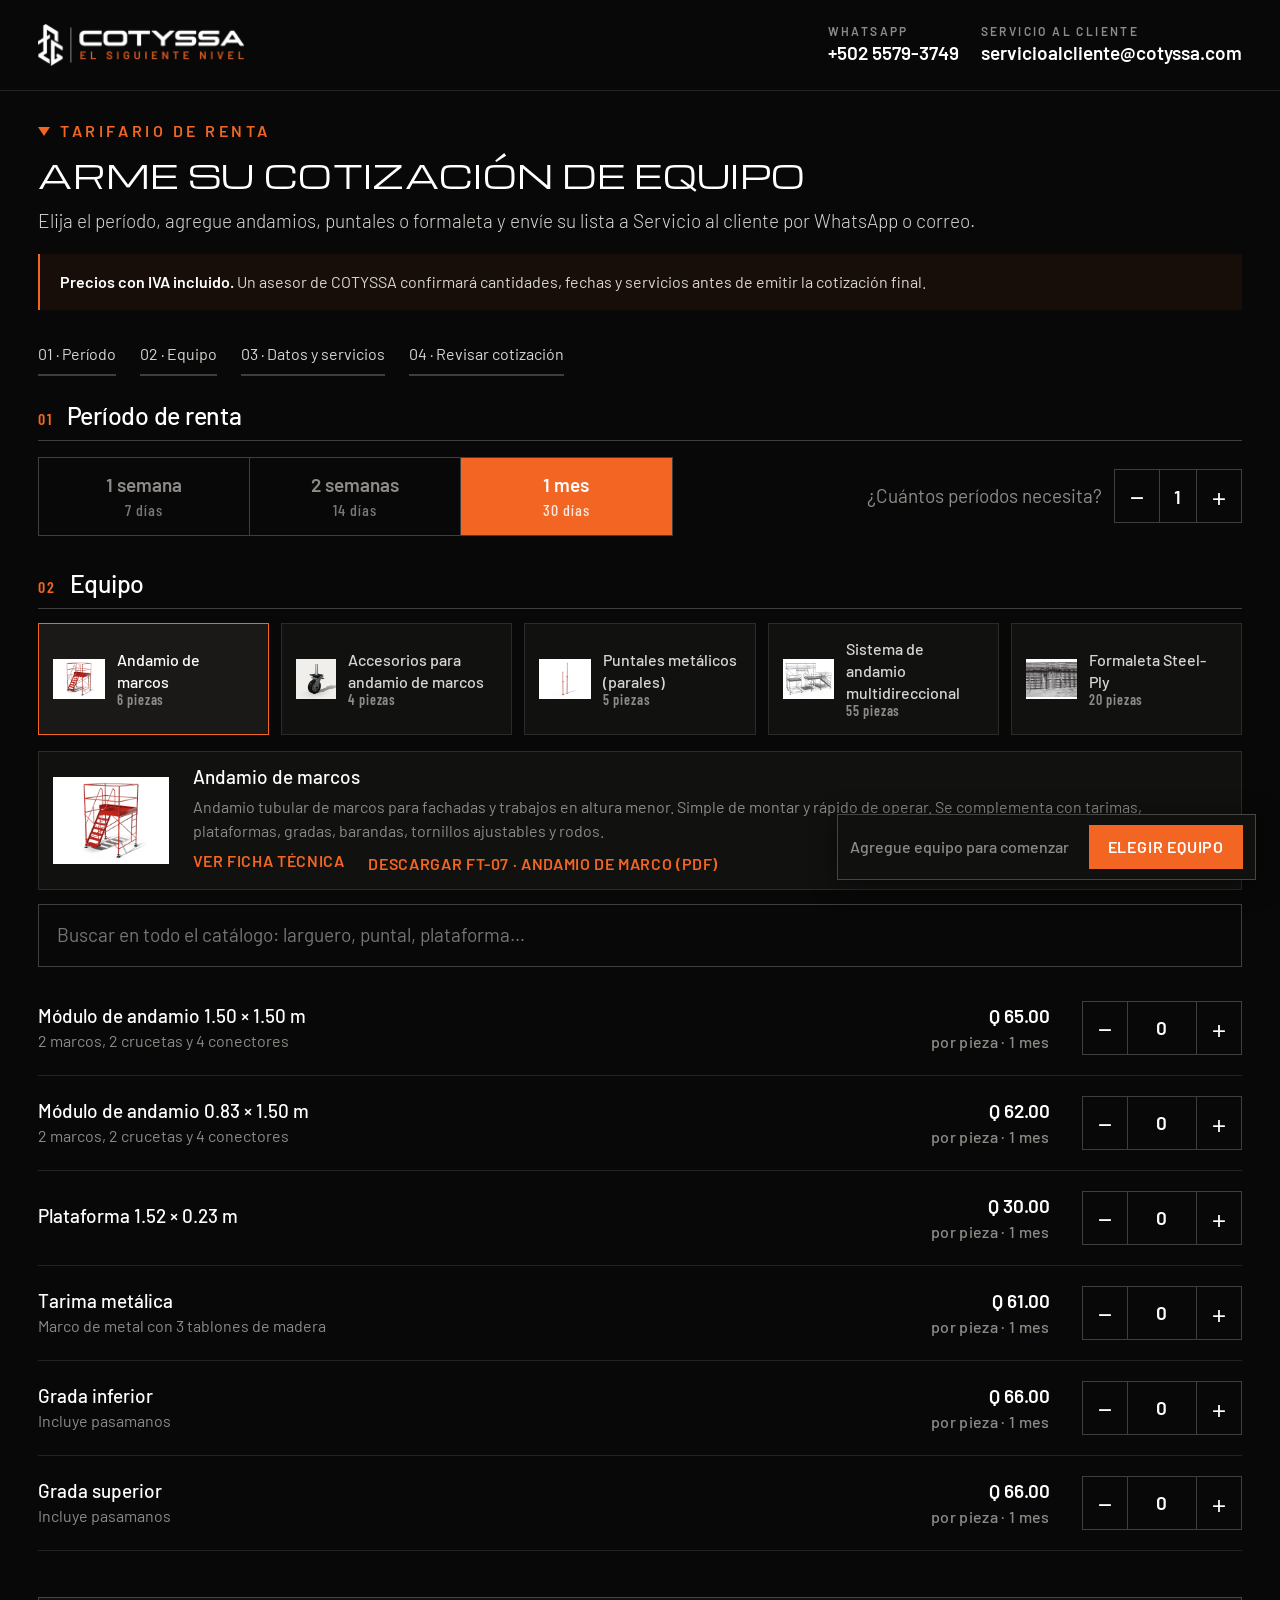
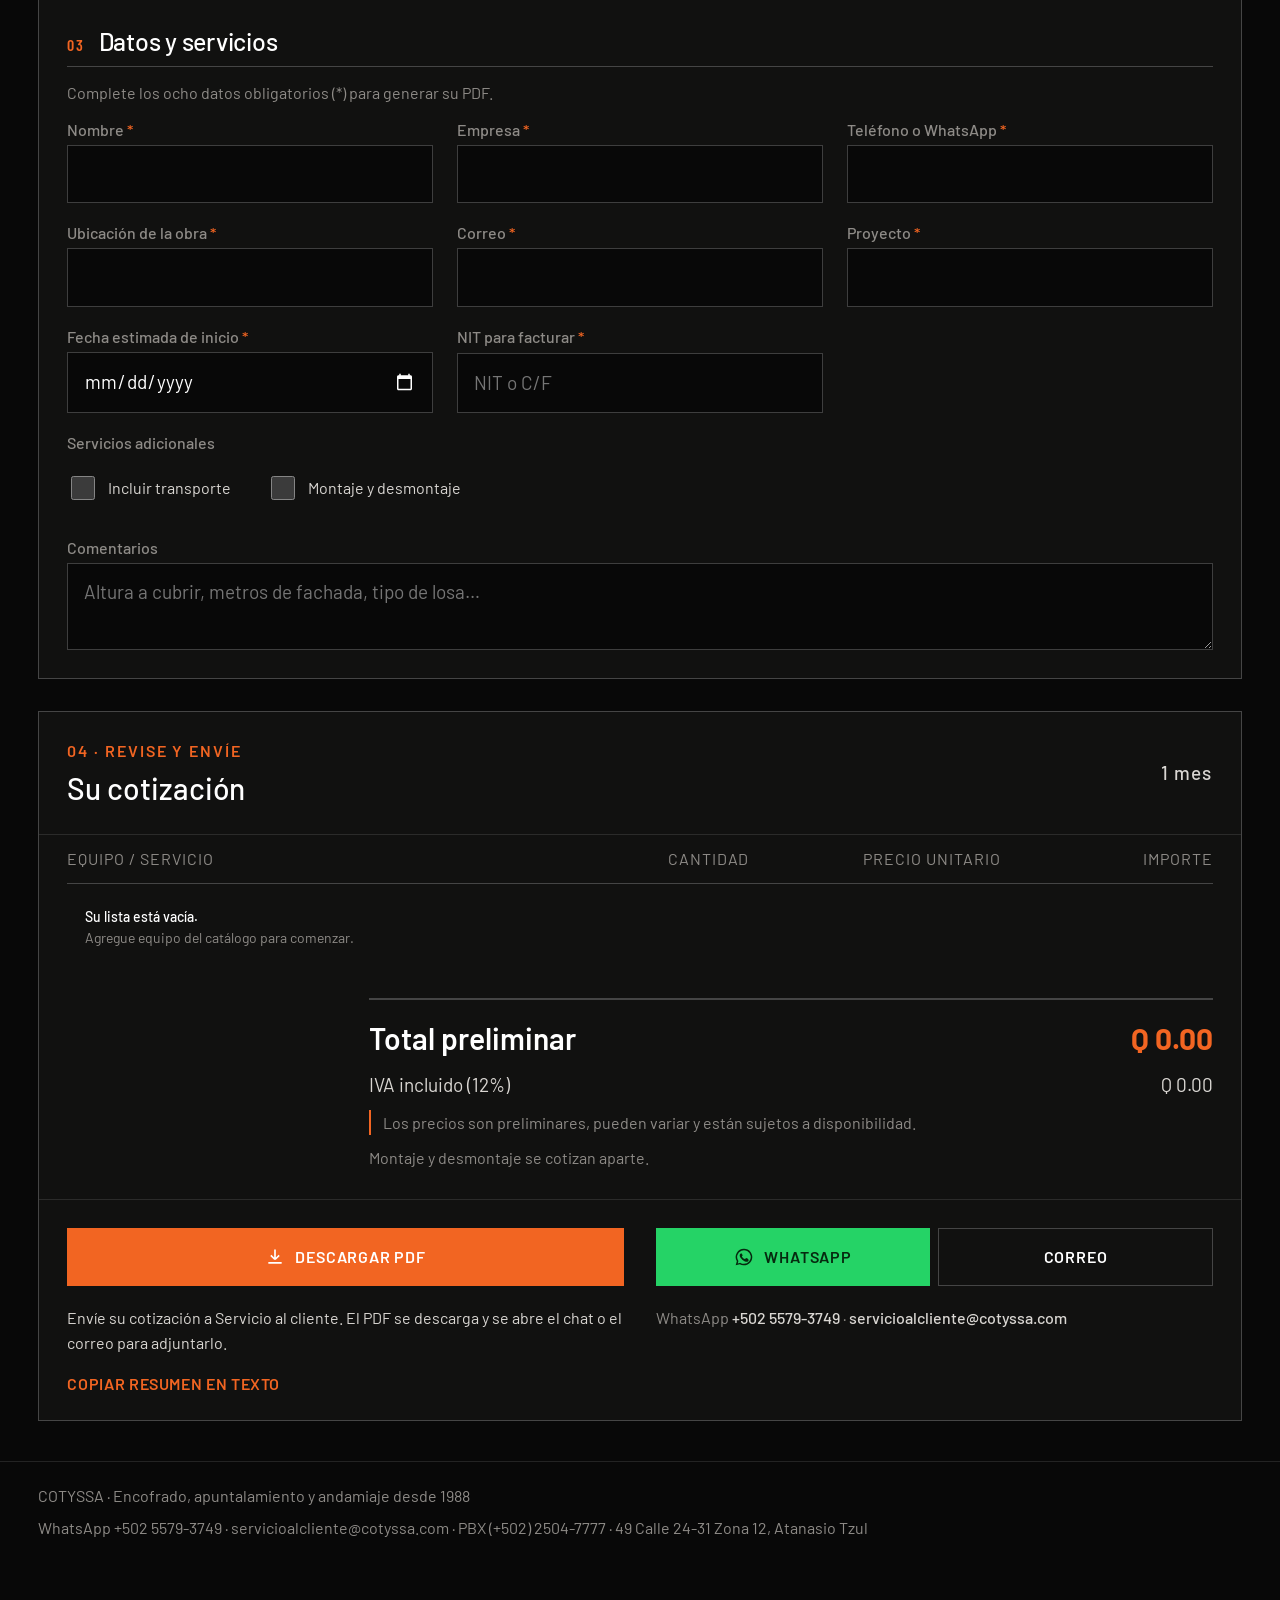
<file: index.html>
<!doctype html>
<html lang="es">
<head>
<meta charset="utf-8">
<meta name="viewport" content="width=device-width,initial-scale=1,viewport-fit=cover">
<title>Tarifario COTYSSA</title>
<meta name="description" content="Calcule el costo referencial de renta de andamios, puntales y formaleta COTYSSA y envíe su cotización a Servicio al cliente.">
<link rel="preconnect" href="https://fonts.googleapis.com">
<link rel="preconnect" href="https://fonts.gstatic.com" crossorigin>
<link rel="stylesheet" href="https://fonts.googleapis.com/css2?family=Michroma&family=Barlow:wght@300;400;500;600&family=Barlow+Condensed:wght@500;600&display=swap">
<link rel="stylesheet" href="tarifario.css?v=datos-obligatorios-20261110">
</head>
<body>
<header class="top"><div class="wrap">
  <img src="logo-cotyssa-oscuro.png" alt="COTYSSA · El siguiente nivel">
  <nav class="ct" aria-label="Contacto">
    <a data-c="wa-link" href="#" target="_blank" rel="noopener"><small>WhatsApp</small><span data-c="wa-txt"></span></a>
    <a class="em" data-c="mail-link" href="#"><small>Servicio al cliente</small><span data-c="mail"></span></a>
  </nav>
</div></header>

<main>
  <section class="hero"><div class="wrap">
    <div class="eb">Tarifario de renta</div>
    <h1>Arme su cotización de equipo</h1>
    <p>Elija el período, agregue andamios, puntales o formaleta y envíe su lista a Servicio al cliente por WhatsApp o correo.</p>
    <div class="aviso"><b>Precios con IVA incluido.</b> Un asesor de COTYSSA confirmará cantidades, fechas y servicios antes de emitir la cotización final.</div>
    <nav class="flow" aria-label="Pasos de la cotización"><a href="#s1">01 · Período</a><a href="#s2">02 · Equipo</a><a href="#datos">03 · Datos y servicios</a><a href="#resumen">04 · Revisar cotización</a></nav>
  </div></section>

  <div class="wrap grid">
    <div class="builder">
      <section class="step" aria-labelledby="s1">
        <div class="sh"><b>01</b><h2 id="s1">Período de renta</h2></div>
        <div class="seg" id="perSeg" role="group" aria-label="Período">
          <button type="button" data-v="0">1 semana<small>7 días</small></button>
          <button type="button" data-v="1">2 semanas<small>14 días</small></button>
          <button type="button" data-v="2">1 mes<small>30 días</small></button>
        </div>
        <div class="np"><span>¿Cuántos períodos necesita?</span><div class="qt" style="width:128px"><button type="button" id="npMinus" aria-label="Menos">−</button><input type="number" id="nper" min="1" step="1" inputmode="numeric" aria-label="Cantidad de períodos"><button type="button" id="npPlus" aria-label="Más">+</button></div></div>
      </section>

      <section class="step" aria-labelledby="s2">
        <div class="sh"><b>02</b><h2 id="s2">Equipo</h2></div>
        <div class="sys" id="sysTabs" role="group" aria-label="Sistema"></div>
        <div id="sysInfo"></div>
        <input class="srch" type="search" id="q" placeholder="Buscar en todo el catálogo: larguero, puntal, plataforma…" aria-label="Buscar equipo">
        <div class="list" id="list"></div>
        <div id="suggestions"></div>
      </section>

      <section class="step" aria-labelledby="s3" id="datos">
        <div class="sh"><b>03</b><h2 id="s3">Datos y servicios</h2></div>
        <p class="msg">Complete los ocho datos obligatorios (*) para generar su PDF.</p>
        <p id="clientValidation" class="validation-summary" role="alert" hidden></p>
        <div class="fg">
          <label class="f"><span>Nombre <i>*</i></span><input type="text" id="c_nombre" autocomplete="name" required aria-describedby="error_nombre"><small class="field-error" id="error_nombre" hidden></small></label>
          <label class="f"><span>Empresa <i>*</i></span><input type="text" id="c_empresa" autocomplete="organization" required aria-describedby="error_empresa"><small class="field-error" id="error_empresa" hidden></small></label>
          <label class="f"><span>Teléfono o WhatsApp <i>*</i></span><input type="tel" id="c_tel" autocomplete="tel" inputmode="tel" required aria-describedby="error_tel"><small class="field-error" id="error_tel" hidden></small></label>
          <label class="f"><span>Ubicación de la obra <i>*</i></span><input type="text" id="c_ubic" required aria-describedby="error_ubic"><small class="field-error" id="error_ubic" hidden></small></label>
          
          <label class="f"><span>Correo <i>*</i></span><input type="email" id="c_email" autocomplete="email" required aria-describedby="error_email"><small class="field-error" id="error_email" hidden></small></label>
          <label class="f"><span>Proyecto <i>*</i></span><input type="text" id="c_proyecto" required aria-describedby="error_proyecto"><small class="field-error" id="error_proyecto" hidden></small></label>
          <label class="f"><span>Fecha estimada de inicio <i>*</i></span><input type="date" id="c_inicio" required aria-describedby="error_inicio"><small class="field-error" id="error_inicio" hidden></small></label>
          <label class="f"><span>NIT para facturar <i>*</i></span><input type="text" id="c_nit" placeholder="NIT o C/F" required aria-describedby="error_nit"><small class="field-error" id="error_nit" hidden></small></label>
          <div class="f w"><span>Servicios adicionales</span>
            <div class="yn"><label class="chk"><input type="checkbox" id="c_flete"> Incluir transporte</label><label class="chk"><input type="checkbox" id="c_montaje"> Montaje y desmontaje</label></div></div>
          <div class="f w freight-box" id="fleteFields" hidden>
            <h3>Flete preliminar</h3>
            <p class="msg">Usamos automáticamente el equipo y las cantidades de su lista. Planta: 49 Calle 24-31, zona 12.</p>
            <div class="fg">
              <label class="f"><span>Servicio</span><select id="fleteServicio"><option value="ambos">Entrega y retiro</option><option value="entrega">Solo entrega</option><option value="retiro">Solo retiro</option></select></label>
              <label class="f"><span>Distancia de ida desde planta (km)</span><input id="fleteKm" type="number" min="0.1" max="2000" step="0.1" inputmode="decimal" placeholder="Ej. 20"></label>
            </div>
            <p class="msg">Consulte los kilómetros de la ruta vial en su mapa. Hasta 30 km se conserva la tarifa base; el excedente considera ida y regreso. Cada servicio incluye el regreso del camión a planta. Estimación para jornada ordinaria; condiciones especiales se confirman con un asesor.</p>
            <div id="fleteResultado" role="status" aria-live="polite"></div>
            
          </div>
          <label class="f w"><span>Comentarios</span><textarea id="c_coment" placeholder="Altura a cubrir, metros de fachada, tipo de losa…"></textarea></label>
        </div>
      </section>
    </div>

    <aside class="sum" id="resumen" aria-labelledby="sumT">
      <div class="hd"><div><span class="eyebrow">04 · Revise y envíe</span><h2 id="sumT">Su cotización</h2></div><span id="perTxt"></span></div>
      <div class="quote-cols" aria-hidden="true"><span>Equipo / servicio</span><span>Cantidad</span><span>Precio unitario</span><span>Importe</span></div>
      <div class="its" id="sumItems"></div>
      <div class="tt" id="sumTot"></div>
      <div class="acts">
        <button class="btn or" id="bPdf" type="button"><svg viewBox="0 0 24 24" aria-hidden="true"><path fill="none" stroke="currentColor" stroke-width="2" d="M12 3v12m0 0-5-5m5 5 5-5M4 19h16"/></svg>Descargar PDF</button>
        <p class="msg lead" id="leadMsg">Envíe su cotización a Servicio al cliente. El PDF se descarga y se abre el chat o el correo para adjuntarlo.</p>
        <div class="row2">
          <a class="btn wa" id="bWa" href="#" target="_blank" rel="noopener"><svg viewBox="0 0 24 24" aria-hidden="true"><path fill="currentColor" d="M12 2a10 10 0 0 0-8.6 15.1L2 22l5-1.3A10 10 0 1 0 12 2Zm0 18.2a8.2 8.2 0 0 1-4.2-1.1l-.3-.2-3 .8.8-2.9-.2-.3A8.2 8.2 0 1 1 12 20.2Zm4.5-6.1c-.2-.1-1.5-.7-1.7-.8-.2-.1-.4-.1-.6.1l-.8 1c-.1.2-.3.2-.5.1a6.7 6.7 0 0 1-3.3-2.9c-.2-.4.2-.4.7-1.3.1-.2 0-.3 0-.4l-.8-1.8c-.2-.5-.4-.4-.6-.4h-.5a1 1 0 0 0-.7.3 3 3 0 0 0-.9 2.2 5.2 5.2 0 0 0 1.1 2.8 11.9 11.9 0 0 0 4.6 4c1.7.7 2.4.8 3.2.7.5-.1 1.5-.6 1.7-1.2.2-.6.2-1.1.2-1.2-.1-.1-.3-.2-.5-.3Z"/></svg>WhatsApp</a>
          <a class="btn" id="bMail" href="#">Correo</a>
        </div>
        <button class="btn sh" id="bShare" type="button" hidden>Compartir PDF desde el teléfono</button>
        <p class="msg" id="sendMsg">WhatsApp <b data-c="wa-txt"></b> · <b data-c="mail"></b></p>
        <button class="lnk" id="bCopy" type="button" style="justify-self:start;margin:0">Copiar resumen en texto</button>
      </div>
    </aside>
  </div>
</main>

<footer><div class="wrap"><span>COTYSSA · Encofrado, apuntalamiento y andamiaje desde 1988</span><span>WhatsApp <span data-c="wa-txt"></span> · <span data-c="mail"></span> · PBX <span data-c="pbx"></span> · <span data-c="dir"></span></span></div></footer>

<div class="bar" id="bar"><div><span id="barN">Sin equipo</span></div><a class="btn or" href="#datos" id="barGo">Continuar</a></div>

<dialog id="dlg" aria-labelledby="dlgT"><button class="dclose" type="button" id="dlgX" aria-label="Cerrar">×</button><div id="dlgB"></div></dialog>

<!-- Datos: editar precios y contactos en /data -->
<script src="config.js"></script>
<script src="catalogo.js"></script>
<script src="fichas.js"></script>
<script src="logo-pdf.js"></script>
<!-- Librería para generar el PDF -->
<script src="jspdf.umd.min.js"></script>
<script src="fletes/capacidad.js"></script>
<script src="fletes/datos.js"></script>
<script src="fletes/calculo.js?v=detalle-fletes-preliminar-20261110"></script>
<script src="tarifario.js?v=datos-obligatorios-20261110"></script>
</body>
</html>
</file>
<file: tarifario.css>
/* Tarifario COTYSSA · estilos. Colores y tipografías del Manual de Marca 2026 v1.4 */
/* Layout: catálogo por sistema a la izquierda, resumen fijo a la derecha; en teléfono, una columna con barra inferior. Una sola apariencia oscura, como cotyssa.com */
:root{
  color-scheme:dark;
  --ink:#080808; --coal:#111110; --coal2:#1A1917; --line:rgba(255,255,255,.11); --line2:rgba(255,255,255,.22);
  --steel:#D9D6D2; --mute:#8E8B87; --white:#FFFFFF; --or:#F26522; --or2:#FF7A3D;
  --ok:#5FB77A; --warn:#E8B04A; --wa:#25D366;
  --display:'Michroma','Eurostile',Arial,sans-serif;
  --text:'Barlow','Helvetica Neue',Arial,sans-serif;
  --data:'Barlow Condensed','Arial Narrow',Arial,sans-serif;
  --gut:max(16px,env(safe-area-inset-left,0px));
}
*{box-sizing:border-box}
[hidden]{display:none!important}
body{margin:0;background:var(--ink);color:var(--steel);font:16px/1.5 var(--text);-webkit-text-size-adjust:100%}
button,input,select,textarea{font:inherit;color:inherit}
::selection{background:var(--or);color:#fff}
:focus-visible{outline:2px solid var(--or);outline-offset:2px}
.wrap{max-width:1320px;margin:0 auto;padding-left:max(16px,env(safe-area-inset-left,0px));padding-right:max(16px,env(safe-area-inset-right,0px))}
h1,h2,h3,p{margin:0}

/* encabezado */
.top{border-bottom:1px solid var(--line)}
.top .wrap{display:flex;align-items:center;gap:20px;min-height:72px;padding-block:12px}
.top img{height:38px;width:auto;display:block}
.top .ct{margin-left:auto;display:flex;gap:22px;align-items:center;flex-wrap:wrap;justify-content:flex-end}
.top .ct a{font:600 16px/1 var(--data);letter-spacing:.05em;color:#fff;text-decoration:none;display:flex;flex-direction:column;gap:4px}
.top .ct a small{font:600 9.5px/1 var(--text);letter-spacing:.2em;text-transform:uppercase;color:var(--mute)}
.top .ct a:hover{color:var(--or)}
@media (max-width:640px){.top .ct a.em{display:none}.top img{height:30px}.hero p{display:none}.hero{padding-block:22px 14px}}

.hero{padding-block:clamp(28px,5vw,56px) clamp(20px,3vw,32px)}
.hero .eb{font:600 12px/1 var(--text);letter-spacing:.22em;text-transform:uppercase;color:var(--or);display:flex;align-items:center;gap:10px}
.hero .eb::before{content:"";border-left:6px solid transparent;border-right:6px solid transparent;border-top:9px solid currentColor}
.hero h1{font:400 clamp(26px,4.4vw,52px)/1.08 var(--display);text-transform:uppercase;color:#fff;margin-top:16px;letter-spacing:.01em;text-wrap:balance}
.hero p{margin-top:16px;max-width:62ch;font-weight:300;font-size:clamp(16px,1.4vw,19px);color:var(--steel)}
.aviso{margin-top:22px;border-left:2px solid var(--or);padding:12px 16px;background:rgba(242,101,34,.07);font-size:14.5px;line-height:1.5;max-width:880px}
.aviso b{color:#fff;font-weight:600}
.mk{display:flex;align-items:center;gap:12px;margin-top:26px;font:600 12px/1 var(--data);letter-spacing:.14em;color:var(--or)}
.mk i{flex:1;height:1px;background:repeating-linear-gradient(90deg,var(--or) 0 12px,transparent 12px 20px)}

/* rejilla */
.grid{display:grid;grid-template-columns:minmax(0,1fr) 400px;gap:32px;align-items:start;padding-bottom:120px}
@media (max-width:1000px){.grid{grid-template-columns:minmax(0,1fr)}}
.step{display:grid;gap:14px;margin-bottom:34px;min-width:0}
.sh{display:flex;align-items:baseline;gap:14px;border-bottom:1px solid var(--line2);padding-bottom:10px}
.sh b{font:600 14px/1 var(--data);color:var(--or);letter-spacing:.1em}
.sh h2{font:500 clamp(19px,1.8vw,23px)/1.2 var(--text);color:#fff;letter-spacing:-.01em}

.seg{display:grid;grid-template-columns:repeat(3,minmax(0,1fr));border:1px solid var(--line2)}
.seg button{background:none;border:0;border-right:1px solid var(--line2);padding:14px 8px;font:600 14px/1.2 var(--text);color:var(--mute);cursor:pointer}
.seg button:last-child{border-right:0}
.seg button small{display:block;font:500 12px/1.2 var(--data);letter-spacing:.06em;margin-top:4px;opacity:.85}
.seg button[aria-pressed=true]{background:var(--or);color:#fff}
.seg button.off{opacity:.35;cursor:not-allowed}
.np{display:flex;align-items:center;gap:12px;flex-wrap:wrap;font-size:14.5px;color:var(--mute)}

/* sistemas */
.sys{display:flex;gap:8px;overflow-x:auto;scrollbar-width:none;padding-bottom:2px}
.sys button{flex:none;display:flex;align-items:center;gap:10px;background:var(--coal);border:1px solid var(--line);padding:8px 14px 8px 8px;cursor:pointer;color:var(--steel);text-align:left}
.sys button img{width:44px;height:34px;object-fit:contain;background:#fff;display:block}
.sys button span{font:500 14px/1.2 var(--text)}
.sys button span small{display:block;font:600 11px/1.2 var(--data);color:var(--mute);letter-spacing:.06em}
.sys button[aria-pressed=true]{border-color:var(--or);background:var(--coal2);color:#fff}
.sysinfo{display:grid;grid-template-columns:200px minmax(0,1fr);gap:18px;background:var(--coal);border:1px solid var(--line);padding:14px}
.sysinfo .ph{background:#fff;display:grid;place-items:center;aspect-ratio:4/3;max-width:100%;overflow:hidden}
.sysinfo .ph img{width:100%;height:100%;object-fit:contain;display:block}
.sysinfo h3{font:500 18px/1.2 var(--text);color:#fff}
.sysinfo p{font-size:14px;color:var(--mute);margin-top:6px;line-height:1.5}
.lnk{background:none;border:0;padding:0;margin-top:10px;color:var(--or);font:600 12px/1 var(--text);letter-spacing:.16em;text-transform:uppercase;cursor:pointer}
.lnk:hover{color:var(--or2)}
a.lnk{text-decoration:none;display:inline-block;line-height:1.4}
.lks{display:flex;flex-direction:column;align-items:flex-start;gap:0}
@media (max-width:560px){.sysinfo{grid-template-columns:96px minmax(0,1fr)}.sysinfo p{display:none}}
.srch{width:100%;background:var(--ink);border:1px solid var(--line2);padding:12px 14px;color:#fff;border-radius:0}
.srch:focus{border-color:var(--or);outline:none}

.list{display:grid}
.pr{display:grid;grid-template-columns:minmax(0,1fr) auto 128px;gap:14px;align-items:center;padding:12px 0;border-bottom:1px solid var(--line)}
.pr .nm{min-width:0}
.pr .nm b{display:block;color:#fff;font-weight:500;font-size:15.5px;line-height:1.3}
.pr .nm small{display:block;color:var(--mute);font-size:13px;line-height:1.35;margin-top:2px}
.pr .pc{text-align:right;font:600 17px/1 var(--data);color:#fff;letter-spacing:.03em;font-variant-numeric:tabular-nums;white-space:nowrap}
.pr .pc small{display:block;font:500 11px/1.2 var(--text);color:var(--mute);letter-spacing:.02em;margin-top:3px}
.pr .pc.cq{color:var(--warn);font-size:14px}
.pr.on .nm b{color:var(--or)}
.tag{display:inline-block;font:600 9.5px/1 var(--text);letter-spacing:.16em;text-transform:uppercase;color:var(--or);border:1px solid var(--or);padding:3px 5px;margin-left:6px;vertical-align:2px}
@media (max-width:520px){.pr{grid-template-columns:minmax(0,1fr) 112px;row-gap:8px}.pr .pc{grid-column:1;grid-row:2;text-align:left;display:flex;gap:8px;align-items:baseline}.pr .pc small{margin:0}.pr .qt{grid-row:1/3;grid-column:2}}

.qt{display:grid;grid-template-columns:36px minmax(0,1fr) 36px;border:1px solid var(--line2);height:40px}
.qt button{background:none;border:0;color:#fff;font-size:20px;line-height:1;cursor:pointer}
.qt button:hover{background:var(--coal2)}
.qt input{width:100%;min-width:0;background:var(--ink);border:0;border-left:1px solid var(--line2);border-right:1px solid var(--line2);text-align:center;font:600 17px/1 var(--data);color:#fff;-moz-appearance:textfield;padding:0}
.qt input::-webkit-outer-spin-button,.qt input::-webkit-inner-spin-button{-webkit-appearance:none;margin:0}
.on .qt{border-color:var(--or)}

/* formulario */
.fg{display:grid;grid-template-columns:repeat(2,minmax(0,1fr));gap:12px}
@media (max-width:560px){.fg{grid-template-columns:minmax(0,1fr)}}
.f{display:grid;gap:6px;min-width:0}
.f.w{grid-column:1/-1}
.f>span{font:500 13px/1.2 var(--text);color:var(--mute)}
.f>span i{font-style:normal;color:var(--or)}
.f input,.f textarea{width:100%;min-width:0;background:var(--ink);border:1px solid var(--line2);border-radius:0;padding:11px 12px;color:#fff;font-size:16px}
.f textarea{min-height:84px;resize:vertical}
.f input:focus,.f textarea:focus{border-color:var(--or);outline:none}
.f input[aria-invalid=true]{border-color:#E5604A}
.more summary{cursor:pointer;font:500 14px/1.3 var(--text);color:var(--or);padding:6px 0}
.more[open] summary{color:var(--steel)}
.yn{display:flex;flex-wrap:wrap;gap:10px 22px}
.chk{display:flex;align-items:center;gap:10px;font-size:15px;cursor:pointer}
.chk input{accent-color:var(--or);width:19px;height:19px}

/* resumen */
.sum{position:sticky;top:16px;background:var(--coal);border:1px solid var(--line2);display:grid;max-height:calc(100vh - 32px);min-width:0}
@media (max-width:1000px){.sum{position:static;max-height:none}}
.sum .hd{padding:16px 18px 12px;border-bottom:1px solid var(--line);display:flex;justify-content:space-between;align-items:baseline;gap:10px}
.sum .hd h2{font:600 12px/1 var(--text);letter-spacing:.2em;text-transform:uppercase;color:#fff}
.sum .hd span{font:500 13px/1 var(--data);letter-spacing:.06em;color:var(--mute)}
.sum .its{overflow:auto;padding:4px 18px;min-height:0}
.si{display:grid;grid-template-columns:minmax(0,1fr) 104px 88px;gap:10px;align-items:center;padding:9px 0;border-bottom:1px solid var(--line);font-size:14px}
.si>div:first-child{min-width:0}
.si small{display:block}
.qt.sm{height:34px;grid-template-columns:30px minmax(0,1fr) 30px}
.qt.sm input{font-size:15px}
.si.sg{border-bottom:1px solid var(--line)}
.si.sg:last-child{border-bottom:0}
.si b{display:block;color:#fff;font-weight:500;line-height:1.3}
.si span{font:600 15px/1.3 var(--data);color:#fff;text-align:right;font-variant-numeric:tabular-nums;white-space:nowrap}
.si small{color:var(--mute);font-size:12.5px}
.si .cq{color:var(--warn)}
.si .rm{grid-column:2;justify-self:end;background:none;border:0;color:var(--mute);font-size:12px;cursor:pointer;padding:0;text-decoration:underline}
.sug{margin:10px 0 6px;padding:4px 10px;border:1px dashed var(--line2)}
.sug p{padding-top:6px}
.sug p{font-size:12.5px;color:var(--mute);margin-bottom:6px}
.emp{padding:22px 18px;color:var(--mute);font-size:14px;line-height:1.5}
.emp b{color:#fff;font-weight:500}
.tt{padding:14px 18px;border-top:1px solid var(--line2);display:grid;gap:6px;font-variant-numeric:tabular-nums}
.tt div{display:flex;justify-content:space-between;gap:10px;font:500 15px/1.3 var(--data);letter-spacing:.03em}
.tt .big{font-size:24px;color:#fff;font-weight:600;padding-top:4px}
.tt .big b{color:var(--or)}
.tt .nt{font:400 12.5px/1.45 var(--text);letter-spacing:0;color:var(--mute);display:block}
.tt .wn{color:var(--warn)}
.acts{padding:0 18px 18px;display:grid;gap:8px}
.btn{display:flex;align-items:center;justify-content:center;gap:10px;min-height:50px;padding:0 18px;border:1px solid var(--line2);background:transparent;color:#fff;font:600 13px/1 var(--text);letter-spacing:.14em;text-transform:uppercase;cursor:pointer;text-decoration:none;text-align:center}
.btn:hover{border-color:#fff}
.btn.wa{background:var(--wa);border-color:var(--wa);color:#06290f}
.btn.wa:hover{filter:brightness(1.06)}
.btn.or{background:var(--or);border-color:var(--or)}
.btn.or:hover{background:var(--or2);border-color:var(--or2)}
.btn svg{width:20px;height:20px;flex:none}
.row2{display:grid;grid-template-columns:1fr 1fr;gap:8px}
.msg.lead{color:var(--steel)}
.btn.sh{min-height:44px;font-size:12px}
.btn[aria-busy=true]{opacity:.6;pointer-events:none}
.done{border:1px solid var(--ok);padding:10px 12px;font-size:13.5px;line-height:1.45;color:var(--steel)}
.done b{color:#fff}
.msg{font-size:13px;line-height:1.45;color:var(--mute)}
.msg.err{color:#F08A75}
.msg b{color:var(--steel);font-weight:500;user-select:all}

/* barra inferior en teléfono */
.bar{position:fixed;left:0;right:0;bottom:0;z-index:30;background:rgba(17,17,16,.97);border-top:1px solid var(--line2);padding:10px max(16px,env(safe-area-inset-right,0px)) calc(10px + env(safe-area-inset-bottom,0px)) max(16px,env(safe-area-inset-left,0px));display:none;align-items:center;gap:12px}
.bar div{flex:1;min-width:0;font:500 13px/1.3 var(--text);color:var(--mute)}
.bar div b{display:block;font:600 20px/1.1 var(--data);color:#fff;letter-spacing:.03em}
.bar .btn{min-height:44px}
@media (max-width:1000px){.bar{display:flex}}

footer{border-top:1px solid var(--line);padding-block:22px 110px;font-size:13px;color:var(--mute)}
footer .wrap{display:flex;flex-wrap:wrap;gap:8px 24px;justify-content:space-between}

/* ficha modal */
dialog{border:1px solid var(--line2);background:var(--coal);color:var(--steel);padding:0;max-width:min(760px,calc(100vw - 32px));width:100%;max-height:calc(100vh - 48px)}
dialog::backdrop{background:rgba(0,0,0,.72)}
.dg{display:grid;grid-template-columns:minmax(0,1fr) minmax(0,1.1fr);min-width:0}
@media (max-width:640px){.dg{grid-template-columns:minmax(0,1fr)}}
.dg .ph{background:#fff;display:grid;place-items:center;padding:16px;min-height:220px}
.dg .ph img{max-width:100%;max-height:340px;object-fit:contain;display:block}
.dg .tx{padding:22px;min-width:0}
.dg .tx small{font:600 11px/1 var(--text);letter-spacing:.2em;text-transform:uppercase;color:var(--or)}
.dg h3{font:500 22px/1.2 var(--text);color:#fff;margin-top:8px}
.dg p{font-size:14px;color:var(--mute);margin-top:8px}
.dg table{width:100%;border-collapse:collapse;margin-top:14px;font-size:13.5px}
.dg td{padding:6px 0;border-bottom:1px solid var(--line);vertical-align:top}
.dg td:first-child{color:var(--mute);padding-right:12px;width:45%}
.dg td:last-child{color:#fff;font:500 15px/1.35 var(--data);letter-spacing:.02em}
.dg .rs{font-size:12.5px;color:var(--mute);margin-top:12px}
.dclose{position:absolute;top:10px;right:10px;width:38px;height:38px;border:1px solid var(--line2);background:var(--coal);color:#fff;font-size:20px;cursor:pointer}
.toast{position:fixed;left:50%;bottom:calc(84px + env(safe-area-inset-bottom,0px));transform:translateX(-50%);background:#fff;color:#141312;padding:12px 18px;font:500 14px/1.3 var(--text);z-index:60;max-width:calc(100% - 32px);box-shadow:0 10px 30px rgba(0,0,0,.4)}
@media (prefers-reduced-motion:no-preference){.pr,.si{transition:background .2s}}

/* Flete integrado: conserva el diseño del tarifario. */
.f select{width:100%;min-width:0;background:var(--ink);border:1px solid var(--line2);padding:11px 12px;color:#fff;border-radius:0;font-size:16px}
.freight-box{border:1px solid var(--line2);padding:16px;background:var(--coal);gap:14px}
.freight-box h3{color:#fff;font-size:18px;font-weight:500}
.freight-disclaimer{border-left:2px solid var(--or);padding-left:12px;line-height:1.5}
footer .freight-disclaimer{flex-basis:100%;margin-bottom:14px}
.freight-price{font:600 22px var(--data);color:var(--or)}
#fleteResultado ul{margin:8px 0 0;padding-left:18px;color:var(--warn);font-size:13px}

/* Cotización unificada: catálogo y datos arriba; un único detalle debajo. */
html{scroll-padding-top:24px}
.wrap{max-width:1440px;padding-inline:clamp(16px,3vw,48px)}
.hero{padding-block:32px 28px}
.hero h1{font-size:clamp(24px,3vw,40px);line-height:1.25;max-width:26ch}
.hero p{font-size:17px;max-width:72ch;margin-top:12px}
.aviso{max-width:none;font-size:15px;margin-top:18px}
.flow{display:flex;flex-wrap:wrap;gap:10px 24px;margin-top:24px}
.flow a{color:var(--steel);font-size:14px;text-decoration:none;padding:8px 0;border-bottom:2px solid var(--line2)}
.flow a:hover{color:var(--or);border-color:var(--or)}
.grid{display:block;padding-bottom:40px}
.builder{display:grid;grid-template-columns:minmax(0,1.35fr) minmax(0,1fr);gap:0 40px;align-items:start}
.builder>.step{grid-column:1}
.builder>#datos{grid-column:2;grid-row:1/3;background:var(--coal);border:1px solid var(--line2);padding:24px}
.builder>#datos .fg{grid-template-columns:minmax(0,1fr)}
.step{margin-bottom:28px}
.sys{display:grid;grid-template-columns:repeat(2,minmax(0,1fr));overflow:visible}
.sys button{min-width:0;min-height:60px;padding:10px}
.sys button span{overflow-wrap:anywhere}
.sysinfo{grid-template-columns:116px minmax(0,1fr)}
.sysinfo p{font-size:14px}
.pr{grid-template-columns:minmax(0,1fr) auto 144px;gap:12px;padding-block:16px}
.pr .nm b{font-size:17px}
.pr .nm small{font-size:14px}
.pr .pc{font:600 17px/1.3 var(--text);letter-spacing:0}
.selected-link{color:var(--or);text-align:center;font-size:15px;font-weight:600;text-decoration:none;min-height:44px;display:grid;align-content:center;border:1px solid var(--line2);padding:5px}
.selected-link small{display:block;font-size:12px;color:var(--steel);font-weight:400}
.qt{height:44px;grid-template-columns:40px minmax(0,1fr) 40px}
.qt input,.qt.sm input{font:600 16px/1 var(--text)}
.qt.sm{height:44px;grid-template-columns:36px minmax(0,1fr) 36px}
.sug{padding:16px;margin:8px 0 0;background:var(--coal);border:1px solid var(--line2)}
.sug summary{cursor:pointer;font-size:17px;font-weight:500;color:#fff}
.sug summary span{font-size:13px;color:var(--mute);margin-left:8px}
.sug p{font-size:14px;margin-block:8px}
.suggestion{display:grid;grid-template-columns:minmax(0,1fr) 144px;gap:16px;padding:12px 0;border-bottom:1px solid var(--line);align-items:center}
.suggestion:last-child{border:0}
.suggestion b{font-size:16px;color:#fff;font-weight:500}
.suggestion small{display:block;color:var(--mute);font-size:14px}
.sum{position:static;max-height:none;display:block;overflow:visible;margin-top:8px;scroll-margin-top:20px}
.sum .hd{padding:24px;align-items:center}
.eyebrow{display:block;color:var(--or)!important;text-transform:uppercase;font:600 12px/1.4 var(--text)!important;letter-spacing:.12em!important;margin-bottom:8px}
.sum .hd h2{font:500 26px/1.2 var(--text);letter-spacing:0;text-transform:none}
.sum .hd>span{font:500 16px/1.3 var(--text);color:var(--steel)}
.quote-cols,.si{display:grid;grid-template-columns:minmax(0,1fr) 148px 150px 150px;gap:24px;align-items:center}
.quote-cols{margin-inline:24px;padding:12px 0;font-size:13px;text-transform:uppercase;letter-spacing:.06em;color:var(--mute);border-bottom:1px solid var(--line2)}
.quote-cols span:not(:first-child){text-align:right}
.quote-cols span:nth-child(2){text-align:center}
.sum .its{padding:0 24px;overflow:visible}
.si{padding:18px 0;font-size:16px}
.si b{font-size:17px;line-height:1.4}
.si small{font-size:14px;line-height:1.5;margin-top:4px}
.si span{font:500 17px/1.4 var(--text);letter-spacing:0;white-space:normal;overflow-wrap:anywhere}
.si .line-qty{text-align:center}
.si .line-total{font-weight:600}
.si .unit small{font-size:13px}
.tt{padding:24px;margin-left:auto;width:min(100%,600px);border-top:0;gap:10px}
.tt div{font:400 16px/1.5 var(--text);letter-spacing:0}
.tt .big{font-size:26px;border-top:2px solid var(--line2);padding-top:16px;flex-wrap:wrap}
.tt .nt{font-size:14px;line-height:1.6}
.tt .freight-note{margin-top:8px}
.acts{border-top:1px solid var(--line);padding:24px;grid-template-columns:1fr 1fr;gap:16px 24px;align-items:start}
.acts>#bPdf{grid-column:1;grid-row:1;align-self:start}
.acts>.row2{grid-column:2;grid-row:1}
.acts>#leadMsg{grid-column:1;grid-row:2}
.acts>#sendMsg{grid-column:2;grid-row:2}
.acts>#bShare,.acts>#bCopy{grid-column:1/-1}
.msg{font-size:14px;line-height:1.55}
.btn{font-size:14px;letter-spacing:.08em;min-height:48px}
.bar{display:flex;left:auto;right:24px;bottom:20px;width:auto;max-width:calc(100% - 32px);gap:20px;border:1px solid var(--line2);box-shadow:0 4px 24px #0008;padding:10px 12px}
.bar div{font-size:14px;flex:auto}
.bar .btn{font-size:12px}
footer{padding-bottom:110px;font-size:14px}
@media(min-width:1051px){.builder>#datos{position:sticky;top:20px}}
@media(max-width:1050px){.builder{display:block}.builder>#datos{padding:20px}.builder>#datos .fg{grid-template-columns:repeat(2,minmax(0,1fr))}.quote-cols,.si{grid-template-columns:minmax(0,1fr) 132px 120px 125px;gap:16px}}
@media(max-width:700px){
 .hero{padding-block:24px}.hero p{display:block;font-size:16px}.hero h1{font-size:25px}.top .wrap{gap:12px}.top .ct a{font-size:16px}.top img{max-width:48%;height:auto;max-height:38px}
 .flow{gap:8px 16px}.flow a{font-size:13px}.aviso{font-size:14px;padding:12px}
 .builder>#datos .fg{grid-template-columns:minmax(0,1fr)}
 .sysinfo{grid-template-columns:80px minmax(0,1fr);gap:12px}.sysinfo h3{font-size:16px}.sysinfo .lnk{font-size:11px;letter-spacing:.06em}.sysinfo p{display:none}
 .pr{grid-template-columns:minmax(0,1fr) 132px;gap:8px 12px}.pr .pc{grid-column:1;grid-row:2;text-align:left;font-size:16px;display:block}.pr .qt,.pr .selected-link{grid-column:2;grid-row:1/3}.pr .nm b{font-size:16px}.pr .pc small{font-size:12px}
 .sum .hd{padding:20px 16px}.sum .hd h2{font-size:23px}.sum .its{padding-inline:16px}.quote-cols{display:none}
 .si{grid-template-columns:minmax(0,1fr) 132px;gap:12px;padding-block:20px}.si>div:first-child{grid-column:1/-1}.si .qt,.si .line-qty{grid-column:1;grid-row:2;justify-self:start;width:132px}.si .unit{grid-column:2;grid-row:2;text-align:right}.si .line-total{grid-column:1/-1;grid-row:3;display:flex;justify-content:space-between;gap:12px;border-top:1px solid var(--line);padding-top:10px}.si .line-total::before{content:attr(data-label);color:var(--mute);font-size:14px;font-weight:400}.si .unit::before{content:attr(data-label);display:block;color:var(--mute);font-size:12px}.si .line-qty{text-align:left;font-size:16px}.si b{font-size:17px}.si small{font-size:14px}
 .tt{width:100%;padding:20px 16px}.tt .big{font-size:23px}.acts{padding:20px 16px;display:flex;flex-direction:column;gap:14px}.acts>*{width:100%}.acts #bCopy{width:auto}.bar{left:0;right:0;bottom:0;width:100%;max-width:none;border-width:1px 0 0;padding:10px 16px calc(10px + env(safe-area-inset-bottom,0px));gap:12px}.bar div{font-size:13px;flex:1}.bar .btn{padding-inline:12px;letter-spacing:.04em}.suggestion{grid-template-columns:minmax(0,1fr) 128px;gap:12px}.sug{padding:12px}.sug summary span{display:block;margin-left:0}
}
@media(prefers-reduced-motion:no-preference){html{scroll-behavior:smooth}}

/* Vista amplia para computadora: ancho fluido y secciones horizontales. */
@media(min-width:1000px){
 :root{--desktop-text:clamp(19px,1.18vw,38px);--desktop-small:clamp(16px,.98vw,31px)}
 body{font-size:var(--desktop-text)}
 .wrap{width:100%;max-width:none;padding-inline:clamp(28px,3vw,100px)}
 .top .wrap{min-height:90px}.top img{height:clamp(42px,3vw,72px)}
 .top .ct a{font:600 var(--desktop-text)/1.3 var(--text);letter-spacing:0}.top .ct a small{font-size:clamp(12px,.78vw,22px)}
 .hero{padding-block:32px 24px}.hero h1{max-width:none;font-size:clamp(32px,2.5vw,72px)}
 .hero .eb,.eyebrow{font-size:var(--desktop-small)!important}.hero p{font-size:var(--desktop-text);max-width:none}
 .aviso{font-size:var(--desktop-small);padding:16px 20px}.flow a{font-size:var(--desktop-small)}
 .builder{display:block}.builder>.step{width:100%;margin-bottom:32px}
 .builder>#datos{position:static;grid-column:auto;grid-row:auto;padding:28px;background:var(--coal)}
 .sh h2{font-size:clamp(25px,1.65vw,46px)}.sh b{font-size:var(--desktop-small)}
 .builder>.step:first-child{display:grid;grid-template-columns:minmax(0,1.2fr) minmax(0,1fr);gap:16px 40px}
 .builder>.step:first-child>.sh{grid-column:1/-1}.np{font-size:var(--desktop-text);justify-content:flex-end}
 .seg button{font-size:var(--desktop-text);padding:16px 12px}.seg button small{font-size:var(--desktop-small)}
 .sys{grid-template-columns:repeat(5,minmax(0,1fr));gap:12px}.sys button{padding:14px;gap:12px}
 .sys button img{width:clamp(48px,4vw,90px);height:clamp(40px,3vw,70px)}.sys button span{font-size:var(--desktop-small);line-height:1.35}.sys button span small{font-size:clamp(14px,.85vw,26px)}
 .sysinfo{grid-template-columns:clamp(110px,9vw,220px) minmax(0,1fr);gap:24px;align-items:center}.sysinfo h3{font-size:var(--desktop-text)}.sysinfo p{font-size:var(--desktop-small);max-width:110ch}.lnk,.sysinfo .lnk{font-size:var(--desktop-small);letter-spacing:.04em}
 .lks{flex-direction:row;gap:24px;flex-wrap:wrap}.srch{font-size:var(--desktop-text);padding:16px 18px}
 .pr{grid-template-columns:minmax(0,1fr) minmax(160px,14%) minmax(160px,12%);gap:32px;padding-block:20px}
 .pr .nm b,.pr .pc{font-size:var(--desktop-text)}.pr .nm small,.pr .pc small{font-size:var(--desktop-small)}
 .selected-link{font-size:var(--desktop-text);min-height:54px}.selected-link small{font-size:var(--desktop-small)}
 .qt,.qt.sm{height:54px;grid-template-columns:44px minmax(0,1fr) 44px}.qt input,.qt.sm input{font-size:var(--desktop-text)}.qt button{font-size:28px}
 .sug[open]{display:block}.sug-options{display:grid;grid-template-columns:repeat(2,minmax(0,1fr));gap:0 36px}.sug summary,.sug p{grid-column:1/-1}.sug summary{font-size:var(--desktop-text)}.sug summary span,.sug p{font-size:var(--desktop-small)}
 .suggestion{grid-template-columns:minmax(0,1fr) minmax(160px,25%);gap:20px;padding-block:18px}.suggestion b{font-size:var(--desktop-text)}.suggestion small{font-size:var(--desktop-small)}
 .builder>#datos>.fg{grid-template-columns:repeat(3,minmax(0,1fr));gap:20px 24px}.builder>#datos .more>.fg{grid-template-columns:repeat(4,minmax(0,1fr))}
 .f>span,.more summary,.chk{font-size:var(--desktop-small)}.f input,.f textarea,.f select{font-size:var(--desktop-text);padding:14px 16px;min-height:54px}.chk input{width:24px;height:24px}.yn{gap:20px 36px}
 .freight-box{display:grid;grid-template-columns:1fr 1fr;gap:16px 24px;padding:24px}.freight-box h3{font-size:var(--desktop-text)}.freight-box>h3,.freight-box>.msg:first-of-type{grid-column:1/-1}.freight-box>.fg{grid-column:1;grid-template-columns:1fr 1fr;gap:20px}.freight-box>.msg{align-self:center}.freight-box>#fleteResultado{grid-column:1/-1}.msg{font-size:var(--desktop-small)}
 .sum .hd{padding:28px}.sum .hd h2{font-size:clamp(30px,2vw,56px)}.sum .hd>span{font-size:var(--desktop-text)}
 .quote-cols,.si{grid-template-columns:minmax(0,1fr) minmax(160px,12%) minmax(180px,15%) minmax(180px,15%);gap:32px}
 .quote-cols{font-size:var(--desktop-small);margin-inline:28px}.sum .its{padding-inline:28px}.si{padding-block:22px}.si b,.si span{font-size:var(--desktop-text)}.si small,.si .unit small{font-size:var(--desktop-small)}
 .tt{width:min(100%,900px);padding:28px}.tt div{font-size:var(--desktop-text)}.tt .big{font-size:clamp(30px,2.1vw,60px)}.tt .nt{font-size:var(--desktop-small)}
 .acts{padding:28px;gap:20px 32px}.btn{font-size:var(--desktop-small);min-height:58px;letter-spacing:.05em}.bar .btn{font-size:16px}.bar div{font-size:16px}
 footer{font-size:var(--desktop-small)}
}
@media(min-width:1600px){.builder>#datos>.fg{grid-template-columns:repeat(4,minmax(0,1fr))}}

/* Datos obligatorios: errores junto a cada campo. */
.field-error{color:#ffab98;font-size:14px;line-height:1.4}
.validation-summary{border-left:3px solid #F26522;background:#321a12;padding:14px 16px;color:#fff;font-size:16px;line-height:1.5}
.f input[aria-invalid="true"]{border:2px solid #F08A75}
@media(min-width:1000px){.field-error,.validation-summary{font-size:var(--desktop-small)}}
</file>
